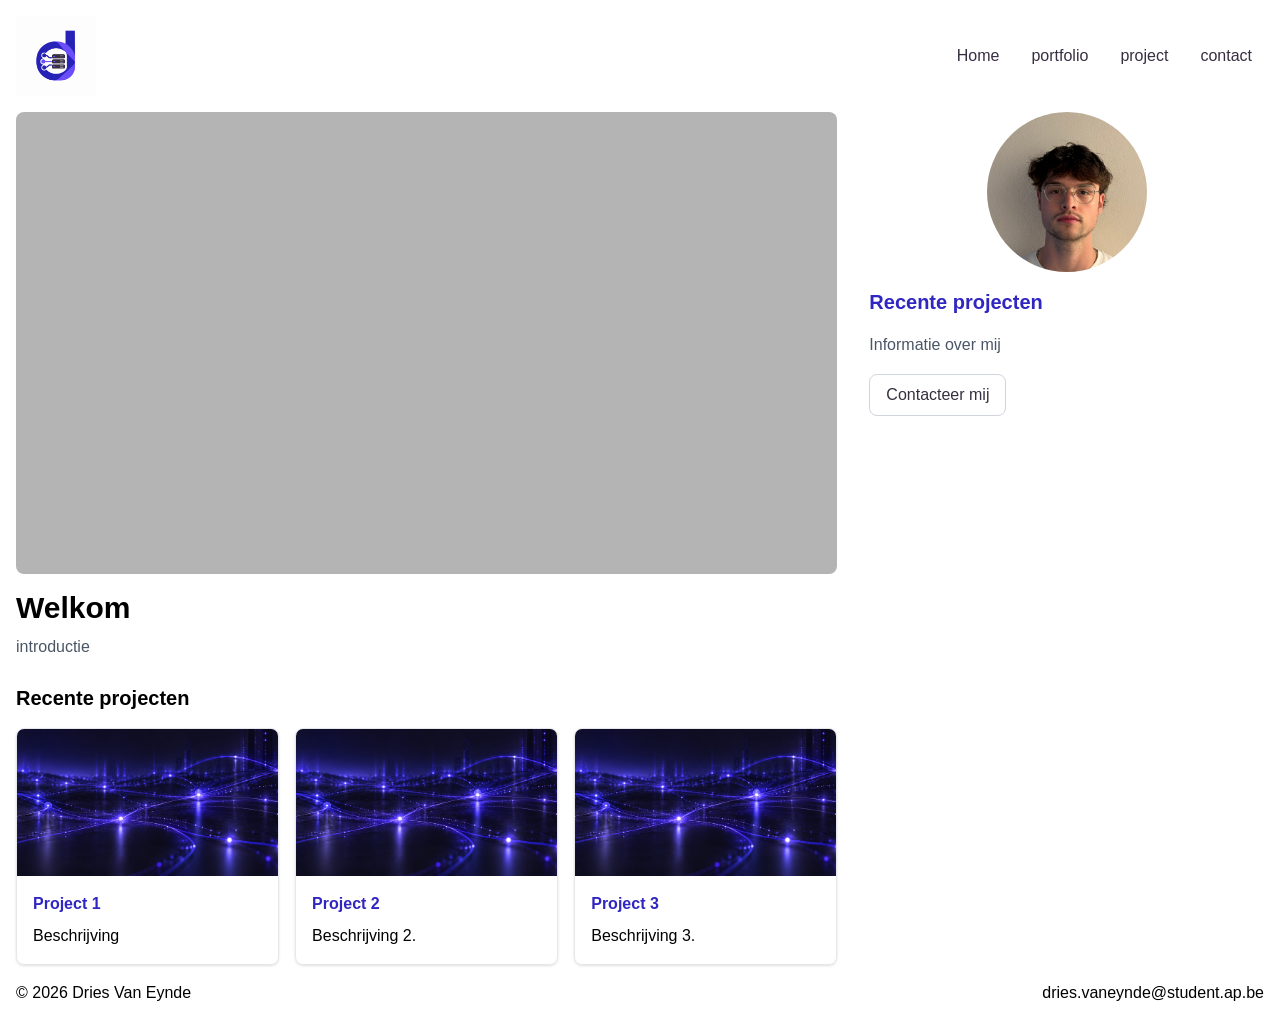
<file: index.html>
<!DOCTYPE html>
<html lang="nl-BE">
<head>
    <meta charset="UTF-8">
    <meta name="viewport" content="width=device-width, initial-scale=1.0">
    <title>Home | Portfolio Dries</title>
    <meta name="description" content="Ontdek mijn portfolio als student systeem- en netwerkbeheer. Bekijk mijn projecten, vaardigheden en contactgegevens.">
    <link rel="stylesheet" href="css/tailwind.css">
    <link rel="stylesheet" href="css/style.css">
</head>
<body>
    <div class="max-w-7xl mx-auto px-4">
    <header class="flex flex-wrap items-center justify-between gap-4 py-4">
    <img src="images/logo.png" alt="Mijn logo" width="80" height="80">
<input type="checkbox" id="menu-knop" class="peer sr-only">

<label for="menu-knop"
       class="cursor-pointer rounded-lg border border-gray-300 px-3 py-2 peer-focus-visible:outline-2 md:hidden">
    <span class="block h-0.5 w-6 bg-[#3026C1] mb-1"></span>
    <span class="block h-0.5 w-6 bg-[#3026C1] mb-1"></span>
    <span class="block h-0.5 w-6 bg-[#3026C1]"></span>
    <span class="sr-only">Open navigatiemenu</span>
</label>

    <nav aria-label="Hoofdmenu"
     class="hidden w-full peer-checked:block md:block md:w-auto max-md:ml-auto max-md:max-w-64 max-md:rounded-lg max-md:border max-md:border-gray-200 max-md:bg-white max-md:p-3 max-md:shadow-lg">
        <ul class="flex flex-col text-right md:flex-row md:gap-2">
            <li>
                <a href="index.html"
                   aria-current="page"
                   class="block px-3 py-2 rounded-lg text-[#372E40] hover:bg-[#6756F8] hover:text-white">
                    Home
                </a>
            </li>
            <li>
                <a href="portfolio.html"
                   class="block px-3 py-2 rounded-lg text-[#372E40] hover:bg-[#6756F8] hover:text-white">
                    portfolio
                </a>
            </li>
            <li>
                <a href="project.html"
                   class="block px-3 py-2 rounded-lg text-[#372E40] hover:bg-[#6756F8] hover:text-white">
                    project
                </a>
            </li>
            <li>
                <a href="contact.html"
                   class="block px-3 py-2 rounded-lg text-[#372E40] hover:bg-[#6756F8] hover:text-white">
                    contact
                </a>
            </li>
        </ul>
    </nav>
</header>
<div class="grid grid-cols-1 md:grid-cols-3 gap-8">
<main class="md:col-span-2">
    <section>
        <img
    src="images/placeholder.png"
    alt="Afbeelding van mijn portfolio"
    width="1200"
    height="800"
    class="w-full aspect-video object-cover rounded-lg mb-4"
/>
        <h1 class="text-3xl font-bold mb-2">Welkom</h1>
        <p class="text-gray-600 leading-relaxed mb-6">introductie</p>
        
    </section>

    <section>
        <h2 class="text-xl font-bold mb-4">Recente projecten</h2>
        <div class="grid grid-cols-1 sm:grid-cols-3 gap-4">

        <article class="flex flex-row sm:flex-col border border-gray-200 rounded-lg shadow-sm overflow-hidden">
            <img src="images/ChatGPT Image Sep 27, 2026, 03_33_34 PM.png" alt="Afbeelding project 1" width="200" height="120" class="w-full aspect-video object-cover">
            <div class="p-4">
            <h3 class="font-bold text-[#3026C1] mb-2">Project 1</h3>
            <p>Beschrijving</p>
            </div>
        </article>

        <article class="flex flex-row sm:flex-col border border-gray-200 rounded-lg shadow-sm overflow-hidden">
            <img src="images/ChatGPT Image Sep 27, 2026, 03_33_34 PM.png" alt="Afbeelding project 1" width="200" height="120" class="w-full aspect-video object-cover">
            <div class="p-4">
            <h3 class="font-bold text-[#3026C1] mb-2">Project 2</h3>
            <p>Beschrijving 2.</p>
            </div>
        </article>

        <article class="flex flex-row sm:flex-col border border-gray-200 rounded-lg shadow-sm overflow-hidden">
            <img src="images/ChatGPT Image Sep 27, 2026, 03_33_34 PM.png" alt="Afbeelding project 1" width="200" height="120" class="w-full aspect-video object-cover">
            <div class="p-4">
            <h3 class="font-bold text-[#3026C1] mb-2">Project 3</h3>
            <p>Beschrijving 3.</p>
            </div>
        </article>
        </div>
    </section>

</main>
<aside>
    <div class="size-40 rounded-full overflow-hidden mx-auto mb-4">
    <img
        src="images/driesfoto.jpeg"
        alt="Profielfoto"
        class="w-full h-64 object-cover -mt-8"
    >
</div>
    <h2 class="text-xl font-bold mb-4 text-[#3026C1]">
    Recente projecten
    </h2>

    <p class="text-gray-600 leading-relaxed mb-4">
        Informatie over mij
    </p>
    <a href="contact.html"
   class="inline-flex items-center rounded-lg border border-gray-300 px-4 py-2 text-[#372E40] hover:bg-[#6756F8] hover:text-white">
    Contacteer mij
</a>
</aside>

</div>

<footer class="flex flex-col sm:flex-row sm:items-center sm:justify-between gap-4 py-4">
    <p>© 2026 Dries Van Eynde</p>
    <a href="contact.html">dries.vaneynde@student.ap.be</a>
</footer>
</div>
</body>
</html>
</file>
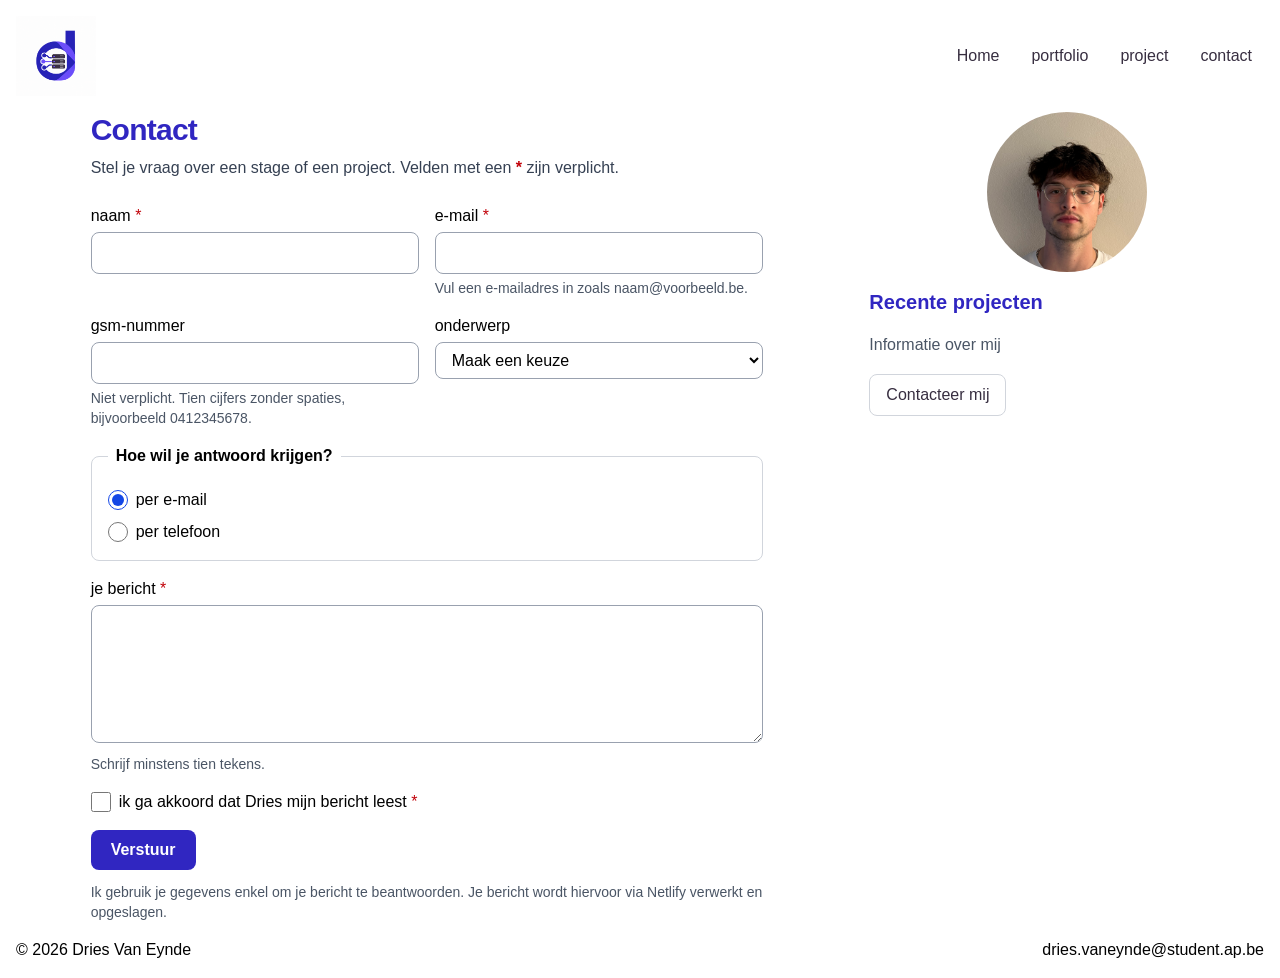
<file: contact.html>
<!DOCTYPE html>
<html lang="nl-BE">
<head>
    <meta charset="UTF-8">
    <meta name="viewport" content="width=device-width, initial-scale=1.0">
    <title>Contact | Dries</title>
    <meta name="description" content="Ontdek mijn portfolio als student systeem- en netwerkbeheer. Bekijk mijn projecten, vaardigheden en contactgegevens.">
    <link rel="stylesheet" href="css/tailwind.css">
    <link rel="stylesheet" href="css/style.css">
</head>
<body>
    <div class="max-w-7xl mx-auto px-4">
    <header class="flex flex-wrap items-center justify-between gap-4 py-4">
    <img src="images/logo.png" alt="Mijn logo" width="80" height="80">
<input type="checkbox" id="menu-knop" class="peer sr-only">

<label for="menu-knop"
       class="cursor-pointer rounded-lg border border-gray-300 px-3 py-2 peer-focus-visible:outline-2 md:hidden">
    <span class="block h-0.5 w-6 bg-[#3026C1] mb-1"></span>
    <span class="block h-0.5 w-6 bg-[#3026C1] mb-1"></span>
    <span class="block h-0.5 w-6 bg-[#3026C1]"></span>
    <span class="sr-only">Open navigatiemenu</span>
</label>

    <nav aria-label="Hoofdmenu"
     class="hidden w-full peer-checked:block md:block md:w-auto max-md:ml-auto max-md:max-w-64 max-md:rounded-lg max-md:border max-md:border-gray-200 max-md:bg-white max-md:p-3 max-md:shadow-lg">
        <ul class="flex flex-col text-right md:flex-row md:gap-2">
            <li>
                <a href="index.html"
                    class="block px-3 py-2 rounded-lg text-[#372E40] hover:bg-[#6756F8] hover:text-white">
                    Home
                </a>
            </li>
            <li>
                <a href="portfolio.html"
                    class="block px-3 py-2 rounded-lg text-[#372E40] hover:bg-[#6756F8] hover:text-white">
                    portfolio
                </a>
            </li>
            <li>
                <a href="project.html"
                    class="block px-3 py-2 rounded-lg text-[#372E40] hover:bg-[#6756F8] hover:text-white">
                    project
                </a>
            </li>

            <li>
                <a href="contact.html"
                    aria-current="page"
                    class="block px-3 py-2 rounded-lg text-[#372E40] hover:bg-[#6756F8] hover:text-white">
                    contact
                </a>
            </li>

        </ul>
    </nav>

</header>
<div class="grid grid-cols-1 md:grid-cols-3 gap-8">
<main class="md:col-span-2 w-full max-w-3xl mx-auto">
    <section class="w-full max-w-2xl mx-auto">
        <h1 class="mb-2 text-3xl font-bold tracking-tight text-[#3026C1]">Contact</h1>
        <p class="mb-6 text-gray-700">
            Stel je vraag over een stage of een project. Velden met een
            <span class="font-semibold text-red-700">*</span> zijn verplicht.
        </p>

        <div class="w-full max-w-2xl mx-auto">
            <form name="contact" method="POST" data-netlify="true"
            class="grid gap-4 md:grid-cols-2">

                    <div>
                        <label for="naam" class="block font-medium">
                            naam <span class="text-red-700" aria-hidden="true">*</span>
                        </label>
                        <input type="text" id="naam" name="naam"
                               autocomplete="name" required
                               class="mt-1 w-full rounded-lg border border-gray-400 bg-white px-3 py-2 focus-visible:outline-2 focus-visible:outline-offset-2 focus-visible:outline-blue-700">
                    </div>

                    <div>
                        <label for="mail" class="block font-medium">
                            e-mail <span class="text-red-700" aria-hidden="true">*</span>
                        </label>
                        <input type="email" id="mail" name="email"
                               autocomplete="email" required
                               aria-describedby="mail-hulp"
                               class="peer mt-1 w-full rounded-lg border border-gray-400 bg-white px-3 py-2 user-invalid:border-red-700 focus-visible:outline-2 focus-visible:outline-offset-2 focus-visible:outline-blue-700">
                        <p id="mail-hulp" class="mt-1 text-sm text-gray-600">
                            Vul een e-mailadres in zoals naam@voorbeeld.be.
                        </p>
                        <p class="mt-1 hidden text-sm font-semibold text-red-700 peer-user-invalid:block">
                            Dit e-mailadres klopt niet. Vul het in zoals naam@voorbeeld.be.
                        </p>
                    </div>

                    <div>
                        <label for="gsm" class="block font-medium">gsm-nummer</label>
                        <input type="tel" id="gsm" name="gsm"
                               autocomplete="tel" pattern="04[0-9]{8}"
                               title="Tien cijfers, beginnend met 04, zonder spaties"
                               aria-describedby="gsm-hulp"
                               class="peer mt-1 w-full rounded-lg border border-gray-400 bg-white px-3 py-2 user-invalid:border-red-700 focus-visible:outline-2 focus-visible:outline-offset-2 focus-visible:outline-blue-700">
                        <p id="gsm-hulp" class="mt-1 text-sm text-gray-600">
                            Niet verplicht. Tien cijfers zonder spaties, bijvoorbeeld 0412345678.
                        </p>
                        <p class="mt-1 hidden text-sm font-semibold text-red-700 peer-user-invalid:block">
                            Dit nummer klopt niet. Schrijf het zonder spaties: 0412345678.
                        </p>
                    </div>

                    <div>
                        <label for="onderwerp" class="block font-medium">onderwerp</label>
                        <select id="onderwerp" name="onderwerp"
                                class="mt-1 w-full rounded-lg border border-gray-400 bg-white px-3 py-2 focus-visible:outline-2 focus-visible:outline-offset-2 focus-visible:outline-blue-700">
                            <option value="">Maak een keuze</option>
                            <option value="stage">Stage</option>
                            <option value="project">Project</option>
                            <option value="vraag">Een vraag</option>
                        </select>
                    </div>

                    <fieldset class="rounded-lg border border-gray-300 p-4 md:col-span-2">
                        <legend class="px-2 font-semibold">
                            Hoe wil je antwoord krijgen?
                        </legend>
                        <div class="mt-1 flex items-center gap-2">
                            <input type="radio" id="via-mail" name="antwoord"
                                   value="mail" checked
                                   class="size-5 accent-blue-700 focus-visible:outline-2 focus-visible:outline-offset-2 focus-visible:outline-blue-700">
                            <label for="via-mail">per e-mail</label>
                        </div>
                        <div class="mt-2 flex items-center gap-2">
                            <input type="radio" id="via-tel" name="antwoord"
                                   value="telefoon"
                                   class="size-5 accent-blue-700 focus-visible:outline-2 focus-visible:outline-offset-2 focus-visible:outline-blue-700">
                            <label for="via-tel">per telefoon</label>
                        </div>
                    </fieldset>

                    <div class="md:col-span-2">
                        <label for="bericht" class="block font-medium">
                            je bericht <span class="text-red-700" aria-hidden="true">*</span>
                        </label>
                        <textarea id="bericht" name="bericht" rows="5"
                                  required minlength="10"
                                  aria-describedby="bericht-hulp"
                                  class="peer mt-1 w-full rounded-lg border border-gray-400 bg-white px-3 py-2 user-invalid:border-red-700 focus-visible:outline-2 focus-visible:outline-offset-2 focus-visible:outline-blue-700"></textarea>
                        <p id="bericht-hulp" class="mt-1 text-sm text-gray-600">
                            Schrijf minstens tien tekens.
                        </p>
                        <p class="mt-1 hidden text-sm font-semibold text-red-700 peer-user-invalid:block">
                            Je bericht is te kort. Schrijf minstens tien tekens.
                        </p>
                    </div>

                    <div class="flex items-center gap-2 md:col-span-2">
                        <input type="checkbox" id="toestemming"
                               name="toestemming" value="ja" required
                               class="size-5 accent-blue-700 focus-visible:outline-2 focus-visible:outline-offset-2 focus-visible:outline-blue-700">
                        <label for="toestemming">
                            ik ga akkoord dat Dries mijn bericht leest
                            <span class="text-red-700" aria-hidden="true">*</span>
                        </label>
                    </div>

                    <div class="md:col-span-2">
                        <button type="submit"
                                class="rounded-lg bg-[#3026C1] px-5 py-2 font-semibold text-white hover:bg-[#6756F8] focus-visible:outline-2 focus-visible:outline-offset-2 focus-visible:outline-blue-700">
                            Verstuur
                        </button>
                        <p class="mt-3 text-sm text-gray-600">
                            Ik gebruik je gegevens enkel om je bericht te beantwoorden.
                            Je bericht wordt hiervoor via Netlify verwerkt en opgeslagen.
                        </p>
                    </div>
                </form>
            </div>
    </section>
</main>
<aside>
    <div class="size-40 rounded-full overflow-hidden mx-auto mb-4">
    <img
        src="images/driesfoto.jpeg"
        alt="Profielfoto"
        class="w-full h-64 object-cover -mt-8"
    >
</div>
    <h2 class="text-xl font-bold mb-4 text-[#3026C1]">
    Recente projecten
    </h2>

    <p class="text-gray-600 leading-relaxed mb-4">
        Informatie over mij
    </p>
    <a href="contact.html"
   class="inline-flex items-center rounded-lg border border-gray-300 px-4 py-2 text-[#372E40] hover:bg-[#6756F8] hover:text-white">
    Contacteer mij
</a>
</aside>

</div>

<footer class="flex flex-col sm:flex-row sm:items-center sm:justify-between gap-4 py-4">
    <p>© 2026 Dries Van Eynde</p>
    <a href="contact.html">dries.vaneynde@student.ap.be</a>
</footer>
</div>
</body>
</html>
</file>
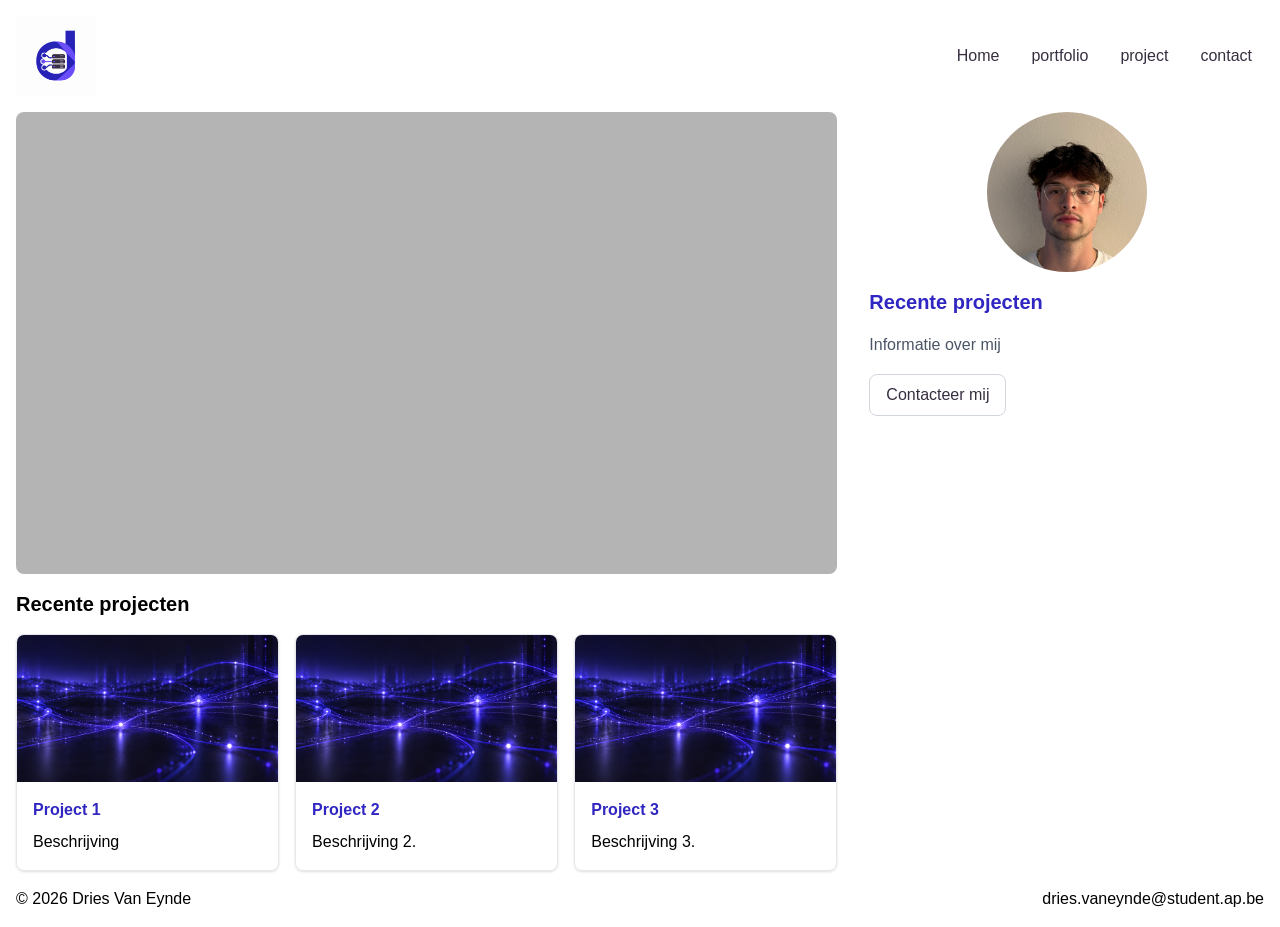
<file: portfolio.html>
<!DOCTYPE html>
<html lang="nl-BE">
<head>
    <meta charset="UTF-8">
    <meta name="viewport" content="width=device-width, initial-scale=1.0">
    <title>Portfolio | Dries</title>
    <meta name="description" content="Ontdek mijn portfolio als student systeem- en netwerkbeheer. Bekijk mijn projecten, vaardigheden en contactgegevens.">
    <link rel="stylesheet" href="css/tailwind.css">
    <link rel="stylesheet" href="css/style.css">
</head>
<body>
    <div class="max-w-7xl mx-auto px-4">
    <header class="flex flex-wrap items-center justify-between gap-4 py-4">
    <img src="images/logo.png" alt="Mijn logo" width="80" height="80">
    <input type="checkbox" id="menu-knop" class="peer sr-only">

<label for="menu-knop"
       class="cursor-pointer rounded-lg border border-gray-300 px-3 py-2 peer-focus-visible:outline-2 md:hidden">
    <span class="block h-0.5 w-6 bg-[#3026C1] mb-1"></span>
    <span class="block h-0.5 w-6 bg-[#3026C1] mb-1"></span>
    <span class="block h-0.5 w-6 bg-[#3026C1]"></span>
    <span class="sr-only">Open navigatiemenu</span>
</label>

    <nav aria-label="Hoofdmenu"
     class="hidden w-full peer-checked:block md:block md:w-auto max-md:ml-auto max-md:max-w-64 max-md:rounded-lg max-md:border max-md:border-gray-200 max-md:bg-white max-md:p-3 max-md:shadow-lg">
        <ul class="flex flex-col text-right md:flex-row md:gap-2">
            <li>
                <a href="index.html"
                    class="block px-3 py-2 rounded-lg text-[#372E40] hover:bg-[#6756F8] hover:text-white">
                    Home
                </a>
            </li>
            <li>
                <a href="portfolio.html"
                    aria-current="page"
                    class="block px-3 py-2 rounded-lg text-[#372E40] hover:bg-[#6756F8] hover:text-white">
                    portfolio
                </a>
            </li>
            <li>
                <a href="project.html"
                    class="block px-3 py-2 rounded-lg text-[#372E40] hover:bg-[#6756F8] hover:text-white">
                    project
                </a>
            </li>

            <li>
                <a href="contact.html"
                    class="block px-3 py-2 rounded-lg text-[#372E40] hover:bg-[#6756F8] hover:text-white">
                    contact
                </a>
            </li>

        </ul>
    </nav>

</header>
<div class="grid grid-cols-1 md:grid-cols-3 gap-8">
<main class="md:col-span-2">
    <section>
        <img
    src="images/placeholder.png"
    alt="Afbeelding van mijn portfolio"
    width="1200"
    height="800"
    class="w-full aspect-video object-cover rounded-lg mb-4"
/>      
    </section>

    <section>
        <h2 class="text-xl font-bold mb-4">Recente projecten</h2>
        <div class="grid grid-cols-1 sm:grid-cols-3 gap-4">

        <article class="flex flex-row sm:flex-col border border-gray-200 rounded-lg shadow-sm overflow-hidden">
            <img src="images/ChatGPT Image Sep 27, 2026, 03_33_34 PM.png" alt="Afbeelding project 1" width="200" height="120" class="w-full aspect-video object-cover">
            <div class="p-4">
            <h3 class="font-bold text-[#3026C1] mb-2">Project 1</h3>
            <p>Beschrijving</p>
            </div>
        </article>

        <article class="flex flex-row sm:flex-col border border-gray-200 rounded-lg shadow-sm overflow-hidden">
            <img src="images/ChatGPT Image Sep 27, 2026, 03_33_34 PM.png" alt="Afbeelding project 1" width="200" height="120" class="w-full aspect-video object-cover">
            <div class="p-4">
            <h3 class="font-bold text-[#3026C1] mb-2">Project 2</h3>
            <p>Beschrijving 2.</p>
            </div>
        </article>

        <article class="flex flex-row sm:flex-col border border-gray-200 rounded-lg shadow-sm overflow-hidden">
            <img src="images/ChatGPT Image Sep 27, 2026, 03_33_34 PM.png" alt="Afbeelding project 1" width="200" height="120" class="w-full aspect-video object-cover">
            <div class="p-4">
            <h3 class="font-bold text-[#3026C1] mb-2">Project 3</h3>
            <p>Beschrijving 3.</p>
            </div>
        </article>
        </div>
    </section>

</main>
<aside>
    <div class="size-40 rounded-full overflow-hidden mx-auto mb-4">
    <img
        src="images/driesfoto.jpeg"
        alt="Profielfoto"
        class="w-full h-64 object-cover -mt-8"
    >
</div>
    <h2 class="text-xl font-bold mb-4 text-[#3026C1]">
    Recente projecten
    </h2>

    <p class="text-gray-600 leading-relaxed mb-4">
        Informatie over mij
    </p>
    <a href="contact.html"
   class="inline-flex items-center rounded-lg border border-gray-300 px-4 py-2 text-[#372E40] hover:bg-[#6756F8] hover:text-white">
    Contacteer mij
</a>
</aside>

</div>

<footer class="flex flex-col sm:flex-row sm:items-center sm:justify-between gap-4 py-4">
    <p>© 2026 Dries Van Eynde</p>
    <a href="contact.html">dries.vaneynde@student.ap.be</a>
</footer>
</div>
</body>
</html>
</file>
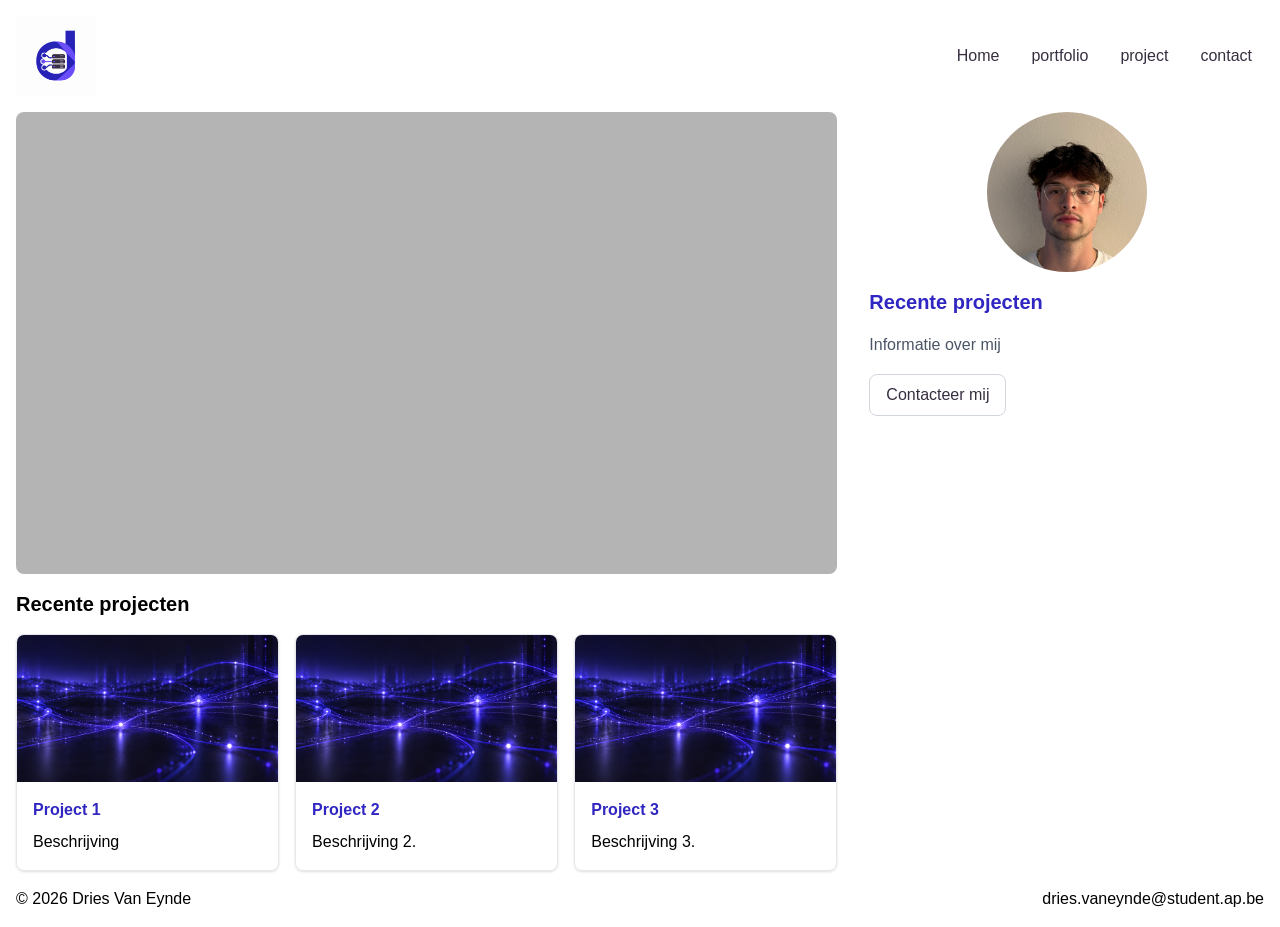
<file: project.html>
<!DOCTYPE html>
<html lang="nl-BE">
<head>
    <meta charset="UTF-8">
    <meta name="viewport" content="width=device-width, initial-scale=1.0">
    <title>Projecten | Dries</title>
    <meta name="description" content="Ontdek mijn portfolio als student systeem- en netwerkbeheer. Bekijk mijn projecten, vaardigheden en contactgegevens.">
    <link rel="stylesheet" href="css/tailwind.css">
    <link rel="stylesheet" href="css/style.css">
</head>
<body>
    <div class="max-w-7xl mx-auto px-4">
    <header class="flex flex-wrap items-center justify-between gap-4 py-4">
    <img src="images/logo.png" alt="Mijn logo" width="80" height="80">
    <input type="checkbox" id="menu-knop" class="peer sr-only">

<label for="menu-knop"
       class="cursor-pointer rounded-lg border border-gray-300 px-3 py-2 peer-focus-visible:outline-2 md:hidden">
    <span class="block h-0.5 w-6 bg-[#3026C1] mb-1"></span>
    <span class="block h-0.5 w-6 bg-[#3026C1] mb-1"></span>
    <span class="block h-0.5 w-6 bg-[#3026C1]"></span>
    <span class="sr-only">Open navigatiemenu</span>
</label>

    <nav aria-label="Hoofdmenu"
     class="hidden w-full peer-checked:block md:block md:w-auto max-md:ml-auto max-md:max-w-64 max-md:rounded-lg max-md:border max-md:border-gray-200 max-md:bg-white max-md:p-3 max-md:shadow-lg">
        <ul class="flex flex-col text-right md:flex-row md:gap-2">
            <li>
                <a href="index.html"
                    class="block px-3 py-2 rounded-lg text-[#372E40] hover:bg-[#6756F8] hover:text-white">
                    Home
                </a>
            </li>
            <li>
                <a href="portfolio.html"
                    class="block px-3 py-2 rounded-lg text-[#372E40] hover:bg-[#6756F8] hover:text-white">
                    portfolio
                </a>
            </li>
            <li>
                <a href="project.html"
                    aria-current="page"
                    class="block px-3 py-2 rounded-lg text-[#372E40] hover:bg-[#6756F8] hover:text-white">
                    project
                </a>
            </li>

            <li>
                <a href="contact.html"
                    class="block px-3 py-2 rounded-lg text-[#372E40] hover:bg-[#6756F8] hover:text-white">
                    contact
                </a>
            </li>

        </ul>
    </nav>

</header>
<div class="grid grid-cols-1 md:grid-cols-3 gap-8">
<main class="md:col-span-2">
    <section>
        <img
    src="images/placeholder.png"
    alt="Afbeelding van mijn portfolio"
    width="1200"
    height="800"
    class="w-full aspect-video object-cover rounded-lg mb-4"
/>
        
    </section>

    <section>
        <h2 class="text-xl font-bold mb-4">Recente projecten</h2>
        <div class="grid grid-cols-1 sm:grid-cols-3 gap-4">

        <article class="flex flex-row sm:flex-col border border-gray-200 rounded-lg shadow-sm overflow-hidden">
            <img src="images/ChatGPT Image Sep 27, 2026, 03_33_34 PM.png" alt="Afbeelding project 1" width="200" height="120" class="w-full aspect-video object-cover">
            <div class="p-4">
            <h3 class="font-bold text-[#3026C1] mb-2">Project 1</h3>
            <p>Beschrijving</p>
            </div>
        </article>

        <article class="flex flex-row sm:flex-col border border-gray-200 rounded-lg shadow-sm overflow-hidden">
            <img src="images/ChatGPT Image Sep 27, 2026, 03_33_34 PM.png" alt="Afbeelding project 1" width="200" height="120" class="w-full aspect-video object-cover">
            <div class="p-4">
            <h3 class="font-bold text-[#3026C1] mb-2">Project 2</h3>
            <p>Beschrijving 2.</p>
            </div>
        </article>

        <article class="flex flex-row sm:flex-col border border-gray-200 rounded-lg shadow-sm overflow-hidden">
            <img src="images/ChatGPT Image Sep 27, 2026, 03_33_34 PM.png" alt="Afbeelding project 1" width="200" height="120" class="w-full aspect-video object-cover">
            <div class="p-4">
            <h3 class="font-bold text-[#3026C1] mb-2">Project 3</h3>
            <p>Beschrijving 3.</p>
            </div>
        </article>
        </div>
    </section>

</main>
<aside>
    <div class="size-40 rounded-full overflow-hidden mx-auto mb-4">
    <img
        src="images/driesfoto.jpeg"
        alt="Profielfoto"
        class="w-full h-64 object-cover -mt-8"
    >
</div>
    <h2 class="text-xl font-bold mb-4 text-[#3026C1]">
    Recente projecten
    </h2>

    <p class="text-gray-600 leading-relaxed mb-4">
        Informatie over mij
    </p>
    <a href="contact.html"
   class="inline-flex items-center rounded-lg border border-gray-300 px-4 py-2 text-[#372E40] hover:bg-[#6756F8] hover:text-white">
    Contacteer mij
</a>
</aside>

</div>

<footer class="flex flex-col sm:flex-row sm:items-center sm:justify-between gap-4 py-4">
    <p>© 2026 Dries Van Eynde</p>
    <a href="contact.html">dries.vaneynde@student.ap.be</a>
</footer>
</div>
</body>
</html>
</file>
<file: css/style.css>
/* Eigen CSS voor mijn portfolio */
</file>
